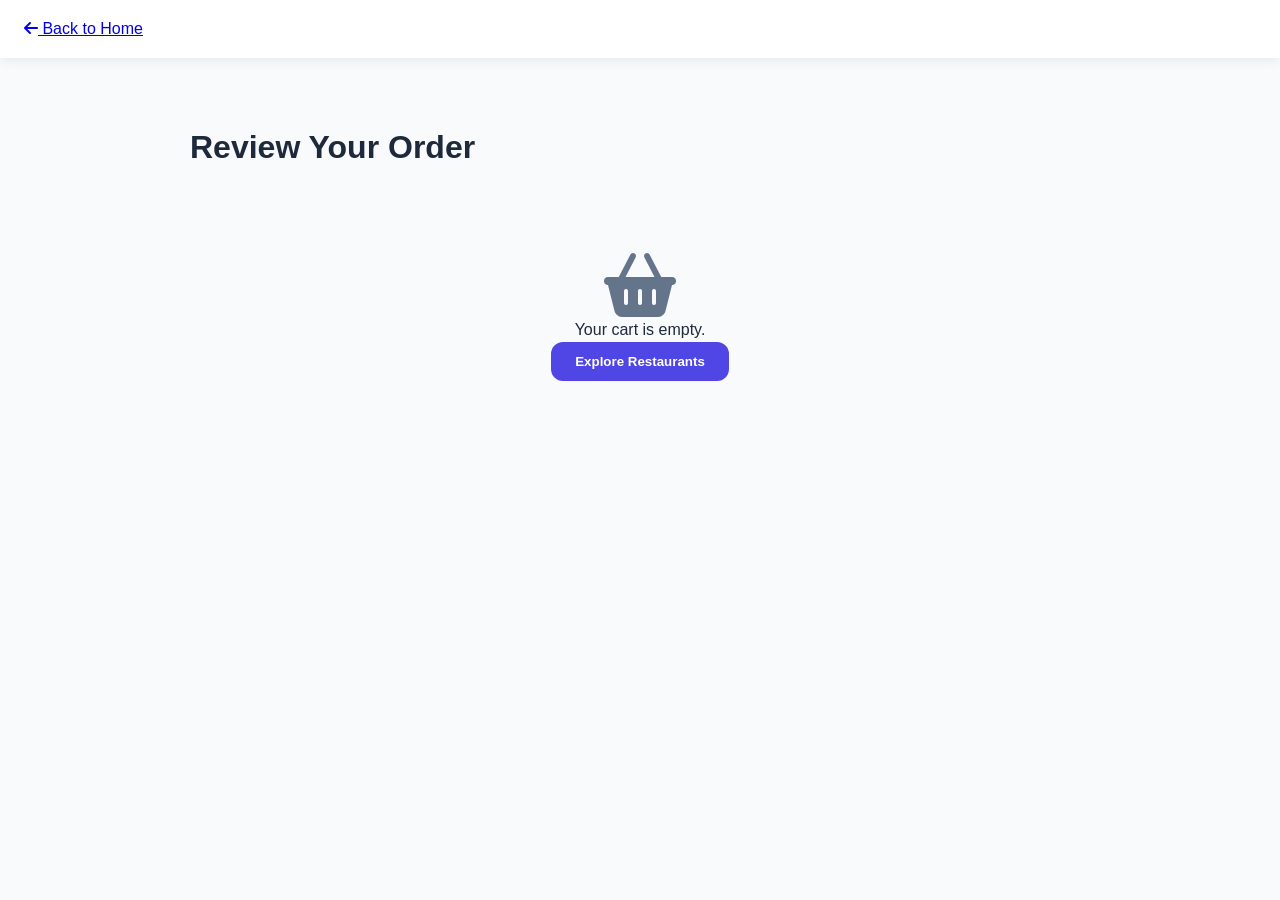
<file: cart.html>
<!DOCTYPE html>
<html lang="en">
<head>
    <meta charset="UTF-8">
    <meta name="viewport" content="width=device-width, initial-scale=1.0">
    <title>Your Cart - FusionBite</title>
    <link rel="stylesheet" href="styles.css">
    <link rel="stylesheet" href="https://cdnjs.cloudflare.com/ajax/libs/font-awesome/6.4.0/css/all.min.css">
    <style>
        .cart-container { padding: 4rem 0; max-width: 900px; margin: 0 auto; }
        .cart-grid { display: grid; grid-template-columns: 1fr 350px; gap: 2rem; }
        .restaurant-group { background: var(--card); border-radius: 16px; padding: 1.5rem; margin-bottom: 1.5rem; box-shadow: 0 4px 12px var(--shadow); }
        .res-title { color: var(--primary); border-bottom: 1px solid var(--border); padding-bottom: 0.5rem; margin-bottom: 1rem; }
        .cart-item { display: flex; align-items: center; gap: 1rem; margin-bottom: 1rem; padding-bottom: 1rem; border-bottom: 1px dashed var(--border); }
        .cart-item img { width: 60px; height: 60px; border-radius: 8px; object-fit: cover; }
        .item-info { flex: 1; }
        .qty-controls { display: flex; align-items: center; gap: 0.75rem; }
        .qty-btn { background: var(--border); border: none; width: 25px; height: 25px; border-radius: 4px; cursor: pointer; }
        .summary-card { background: var(--card); padding: 1.5rem; border-radius: 16px; box-shadow: 0 4px 12px var(--shadow); position: sticky; top: 100px; }
        .summary-line { display: flex; justify-content: space-between; margin-bottom: 0.75rem; }
        .total-line { font-weight: 700; font-size: 1.2rem; border-top: 2px solid var(--border); padding-top: 1rem; margin-top: 1rem; color: var(--primary); }
        .checkout-btn { width: 100%; padding: 1rem; background: var(--primary); color: white; border: none; border-radius: 12px; font-weight: 700; cursor: pointer; margin-top: 1.5rem; }
        .empty-cart { text-align: center; padding: 5rem 0; }
    </style>
</head>
<body>
    <nav class="navbar">
        <div class="container nav-container">
            <a href="index.html" class="logo"><i class="fas fa-arrow-left"></i> Back to Home</a>
        </div>
    </nav>

    <div class="container cart-container">
        <h1>Review Your Order</h1>
        
        <div id="cartContent" class="cart-grid">
            <div id="itemsList"></div>

            <div id="orderSummary" class="summary-card">
                <h3>Order Summary</h3>
                <div id="summaryDetails"></div>
                <button class="checkout-btn" onclick="processCheckout()">Proceed to Checkout</button>
            </div>
        </div>

        <div id="emptyState" class="empty-cart" style="display: none;">
            <i class="fas fa-shopping-basket" style="font-size: 4rem; color: var(--text-muted);"></i>
            <p>Your cart is empty.</p>
            <button class="btn-primary" onclick="window.location.href='index.html'">Explore Restaurants</button>
        </div>
    </div>

    <script src="data.js"></script>
    <script src="auth.js"></script>
    <script src="cart.js"></script>
    <script>
        function renderCart() {
            const groupedItems = window.cart.getItemsByRestaurant();
            const itemsList = document.getElementById('itemsList');
            const summaryDetails = document.getElementById('summaryDetails');
            const cartContent = document.getElementById('cartContent');
            const emptyState = document.getElementById('emptyState');

            if (window.cart.items.length === 0) {
                cartContent.style.display = 'none';
                emptyState.style.display = 'block';
                return;
            }

            // Render Items grouped by Restaurant
            itemsList.innerHTML = Object.keys(groupedItems).map(resId => {
                const group = groupedItems[resId];
                return `
                    <div class="restaurant-group">
                        <h3 class="res-title">${group.restaurantName}</h3>
                        ${group.items.map(item => `
                            <div class="cart-item">
                                <img src="${item.image}" alt="${item.name}">
                                <div class="item-info">
                                    <h4>${item.name}</h4>
                                    <p>₹${item.price}</p>
                                </div>
                                <div class="qty-controls">
                                    <button class="qty-btn" onclick="updateQty(${resId}, ${item.itemId}, -1)">-</button>
                                    <span>${item.quantity}</span>
                                    <button class="qty-btn" onclick="updateQty(${resId}, ${item.itemId}, 1)">+</button>
                                </div>
                            </div>
                        `).join('')}
                    </div>
                `;
            }).join('');

            // Render Summary Totals
            summaryDetails.innerHTML = `
                <div class="summary-line"><span>Subtotal</span> <span>₹${window.cart.getSubtotal()}</span></div>
                <div class="summary-line"><span>Delivery Fee</span> <span>₹${window.cart.getDeliveryFee()}</span></div>
                <div class="summary-line"><span>Taxes (5%)</span> <span>₹${window.cart.getTaxes()}</span></div>
                <div class="total-line"><span>Total</span> <span>₹${window.cart.getTotal()}</span></div>
            `;
        }

        function updateQty(resId, itemId, change) {
            const item = window.cart.items.find(i => i.restaurantId === resId && i.itemId === itemId);
            if (item) {
                window.cart.updateQuantity(resId, itemId, item.quantity + change);
                renderCart();
            }
        }

        function processCheckout() {
    if (!window.auth.isLoggedIn()) {
        window.location.href = 'login.html?redirect=cart.html';
        return;
    }

    const cartItems = window.cart.items;
    if (cartItems.length === 0) return alert("Your cart is empty!");

    // --- NEW LOGIC TO SAVE ORDER ---
    const existingOrders = JSON.parse(localStorage.getItem('fusionbite_orders')) || [];
    const newOrder = {
        id: Math.floor(100000 + Math.random() * 900000),
        date: new Date().toLocaleString(),
        items: [...cartItems],
        total: window.cart.getTotal(),
        status: 'Confirmed'
    };

    existingOrders.unshift(newOrder); // Add to the top of the list
    localStorage.setItem('fusionbite_orders', JSON.stringify(existingOrders));
    // -------------------------------

    alert('Order Placed Successfully!');
    window.cart.clearCart();
    window.location.href = 'orders.html'; // Redirect to orders to see the update
}

        document.addEventListener('DOMContentLoaded', renderCart);
    </script>
</body>
</html>
</file>
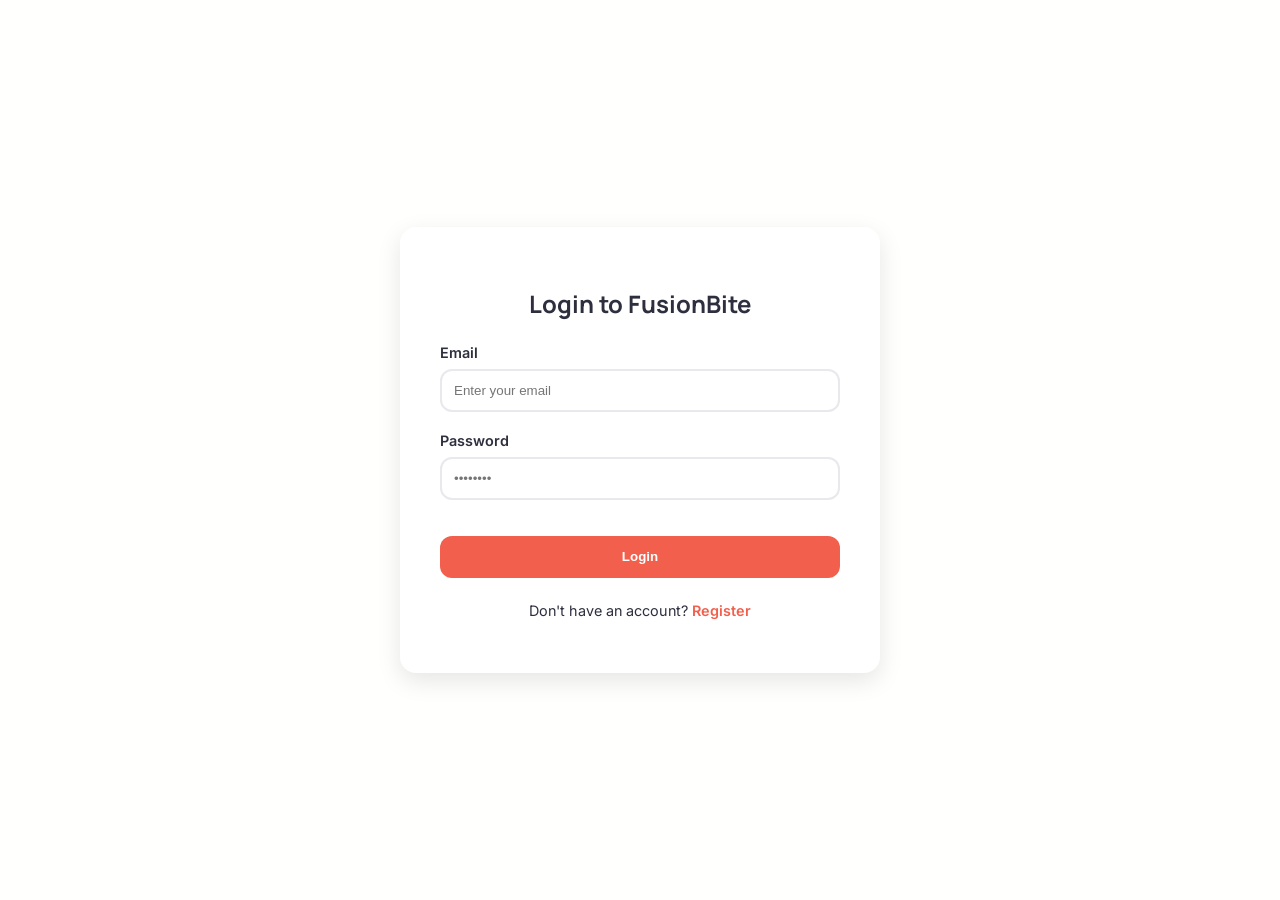
<file: login.html>
<!DOCTYPE html>
<html lang="en">
<head>
    <meta charset="UTF-8">
    <meta name="viewport" content="width=device-width, initial-scale=1.0">
    <title>Login - FusionBite</title>
    <link href="https://fonts.googleapis.com/css2?family=Manrope:wght@700&family=Inter:wght@400;600&display=swap" rel="stylesheet">
    <style>
        :root {
            --primary: #F25F4C;
            --background: #FFFFFE;
            --card: #FFFFFF;
            --text-main: #2E2F3E;
            --border: #E8E8ED;
        }

        body {
            font-family: 'Inter', sans-serif;
            background-color: var(--background);
            color: var(--text-main);
            display: flex;
            justify-content: center;
            align-items: center;
            min-height: 100vh;
            margin: 0;
        }

        .auth-container {
            background: var(--card);
            padding: 2.5rem;
            border-radius: 16px;
            box-shadow: 0 8px 24px rgba(0,0,0,0.1);
            width: 100%;
            max-width: 400px;
        }

        h2 {
            font-family: 'Manrope', sans-serif;
            margin-bottom: 1.5rem;
            text-align: center;
        }

        .form-group {
            margin-bottom: 1.25rem;
        }

        label {
            display: block;
            margin-bottom: 0.5rem;
            font-weight: 600;
            font-size: 0.9rem;
        }

        input {
            width: 100%;
            padding: 0.75rem;
            border: 2px solid var(--border);
            border-radius: 12px;
            box-sizing: border-box;
            outline: none;
            transition: border-color 0.2s;
        }

        input:focus {
            border-color: var(--primary);
        }

        .btn-auth {
            width: 100%;
            padding: 0.85rem;
            background-color: var(--primary);
            color: white;
            border: none;
            border-radius: 12px;
            font-weight: 700;
            cursor: pointer;
            margin-top: 1rem;
        }

        .toggle-text {
            text-align: center;
            margin-top: 1.5rem;
            font-size: 0.9rem;
        }

        .toggle-text span {
            color: var(--primary);
            cursor: pointer;
            font-weight: 600;
        }

        .hidden { display: none; }
    </style>
</head>
<body>

<div class="auth-container">
    <div id="loginSection">
        <h2>Login to FusionBite</h2>
        <form id="loginForm">
            <div class="form-group">
                <label>Email</label>
                <input type="email" id="loginEmail" placeholder="Enter your email" required>
            </div>
            <div class="form-group">
                <label>Password</label>
                <input type="password" id="loginPassword" placeholder="••••••••" required>
            </div>
            <button type="submit" class="btn-auth">Login</button>
        </form>
        <p class="toggle-text">Don't have an account? <span onclick="toggleAuth()">Register</span></p>
    </div>

    <div id="registerSection" class="hidden">
        <h2>Create Account</h2>
        <form id="registerForm">
            <div class="form-group">
                <label>Full Name</label>
                <input type="text" id="regName" placeholder="John Doe" required>
            </div>
            <div class="form-group">
                <label>Email</label>
                <input type="email" id="regEmail" placeholder="email@example.com" required>
            </div>
            <div class="form-group">
                <label>Password</label>
                <input type="password" id="regPassword" placeholder="••••••••" required>
            </div>
            <button type="submit" class="btn-auth">Register</button>
        </form>
        <p class="toggle-text">Already have an account? <span onclick="toggleAuth()">Login</span></p>
    </div>
</div>

<script src="auth.js"></script>
<script>
    const loginSection = document.getElementById('loginSection');
    const registerSection = document.getElementById('registerSection');

    function toggleAuth() {
        loginSection.classList.toggle('hidden');
        registerSection.classList.toggle('hidden');
    }

    // Handle Login
    document.getElementById('loginForm').addEventListener('submit', (e) => {
        e.preventDefault();
        const email = document.getElementById('loginEmail').value;
        const pass = document.getElementById('loginPassword').value;
        
        const result = window.auth.login(email, pass);
        if (result.success) {
            window.location.href = 'index.html'; // Redirect to home
        } else {
            alert(result.message);
        }
    });

    // Handle Registration
    document.getElementById('registerForm').addEventListener('submit', (e) => {
        e.preventDefault();
        const name = document.getElementById('regName').value;
        const email = document.getElementById('regEmail').value;
        const pass = document.getElementById('regPassword').value;

        const result = window.auth.register(email, pass, name);
        if (result.success) {
            alert('Registration Successful!');
            window.location.href = 'index.html';
        } else {
            alert(result.message);
        }
    });
</script>

</body>
</html>
</file>
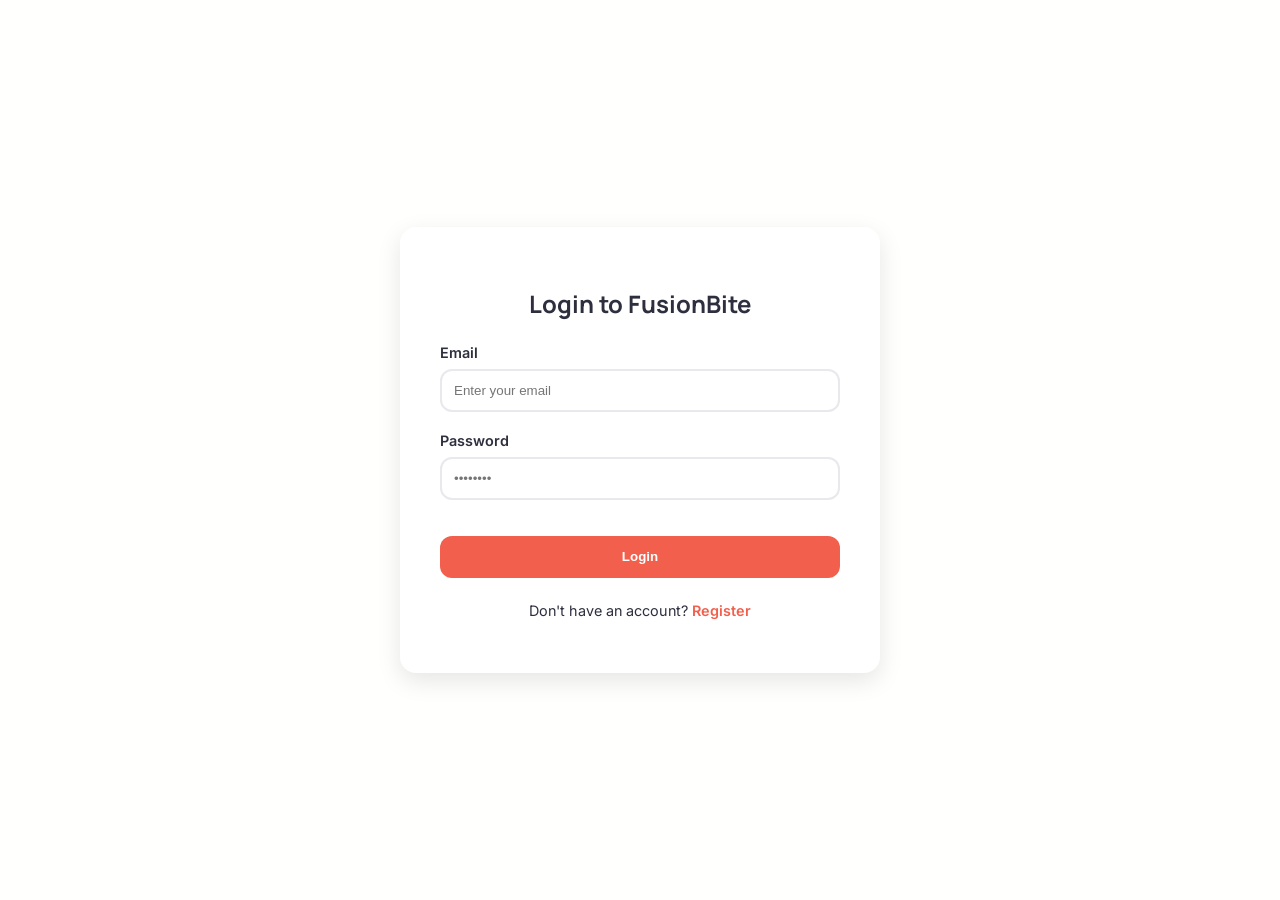
<file: orders.html>
<!DOCTYPE html>
<html lang="en">
<head>
    <meta charset="UTF-8">
    <meta name="viewport" content="width=device-width, initial-scale=1.0">
    <title>Order History - FusionBite</title>
    <link rel="stylesheet" href="https://cdnjs.cloudflare.com/ajax/libs/font-awesome/6.4.0/css/all.min.css">
    <link rel="stylesheet" href="styles.css">
    <style>
        .orders-page { padding: 3rem 0; background: #f9f9f9; min-height: 90vh; }
        .orders-container { max-width: 800px; margin: 0 auto; }
        .order-card { 
            background: white; border-radius: 16px; padding: 1.5rem; 
            margin-bottom: 1.5rem; box-shadow: 0 4px 15px rgba(0,0,0,0.05);
            animation: fadeIn 0.5s ease forwards;
        }
        .order-header { display: flex; justify-content: space-between; border-bottom: 1px solid #eee; padding-bottom: 1rem; margin-bottom: 1rem; }
        .order-id { font-weight: 700; color: #F25F4C; }
        .order-date { font-size: 0.85rem; color: #888; }
        .status-badge { background: #e8f5e9; color: #2e7d32; padding: 4px 12px; border-radius: 20px; font-size: 0.8rem; font-weight: 600; }
        .order-item-row { display: flex; justify-content: space-between; margin-bottom: 0.5rem; color: #444; }
        .order-footer { margin-top: 1rem; padding-top: 1rem; border-top: 1px dashed #ddd; display: flex; justify-content: space-between; align-items: center; }
        .total-amount { font-size: 1.2rem; font-weight: 800; color: #2E2F3E; }
        .empty-orders { text-align: center; padding: 4rem 2rem; background: white; border-radius: 16px; }
        .empty-orders i { font-size: 3rem; color: #ddd; margin-bottom: 1rem; display: block; }
        @keyframes fadeIn { from { opacity: 0; transform: translateY(10px); } to { opacity: 1; transform: translateY(0); } }
    </style>
</head>
<body>
    <nav class="navbar">
        <div class="container nav-container">
            <a href="index.html" class="logo"><i class="fas fa-utensils"></i> FusionBite</a>
            <div class="nav-right">
                <a href="index.html" class="btn-secondary">Home</a>
            </div>
        </div>
    </nav>

    <main class="orders-page">
        <div class="container">
            <h1 style="margin-bottom: 2rem; text-align: center;">Your Orders</h1>
            <div class="orders-container" id="ordersList">
                </div>
        </div>
    </main>

    <script src="auth.js"></script>
    <script src="orders.js"></script>
</body>
</html>
</file>
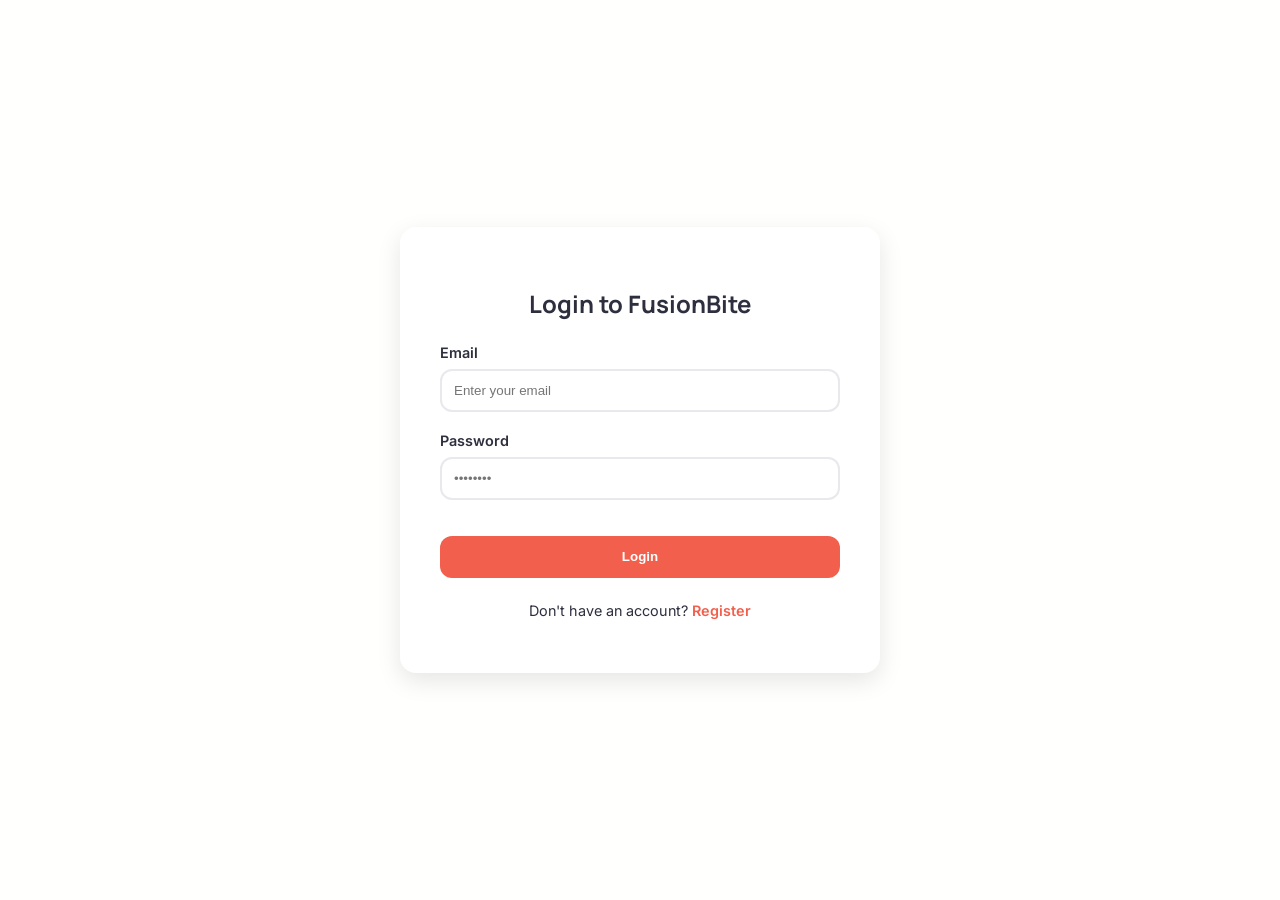
<file: profile.html>
<!DOCTYPE html>
<html lang="en">
<head>
    <meta charset="UTF-8">
    <meta name="viewport" content="width=device-width, initial-scale=1.0">
    <title>User Profile - FusionBite</title>
    <link href="https://fonts.googleapis.com/css2?family=Inter:wght@400;600;700&display=swap" rel="stylesheet">
    <style>
        :root {
            --background: #FFFFFE;
            --card: #FFFFFF;
            --text-main: #2E2F3E;
            --text-muted: #A7A9BE;
            --primary: #F25F4C;
            --border: #E8E8ED;
        }

        body {
            font-family: 'Inter', sans-serif;
            background-color: #F8F9FA;
            display: flex;
            justify-content: center;
            align-items: center;
            height: 100vh;
            margin: 0;
        }

        .profile-card {
            background: var(--card);
            padding: 3rem;
            border-radius: 20px;
            box-shadow: 0 10px 30px rgba(0,0,0,0.05);
            width: 100%;
            max-width: 450px;
            text-align: left;
        }

        h2 { text-align: center; margin-bottom: 2rem; color: var(--text-main); }

        .info-group {
            margin-bottom: 1.5rem;
            border-bottom: 1px solid var(--border);
            padding-bottom: 0.5rem;
        }

        .label {
            display: block;
            font-size: 0.75rem;
            font-weight: 700;
            color: var(--text-muted);
            text-transform: uppercase;
            letter-spacing: 0.5px;
            margin-bottom: 0.25rem;
        }

        .value {
            font-size: 1.1rem;
            color: var(--text-main);
            font-weight: 500;
        }

        .btn-home {
            display: block;
            width: fit-content;
            margin: 2rem auto 0;
            padding: 0.75rem 2rem;
            border: 2px solid var(--border);
            background: transparent;
            border-radius: 12px;
            cursor: pointer;
            font-weight: 600;
            transition: all 0.2s;
        }

        .btn-home:hover { border-color: var(--primary); color: var(--primary); }
    </style>
</head>
<body>

    <div class="profile-card">
        <h2>User Profile</h2>
        <div class="info-group">
            <span class="label">Full Name</span>
            <span class="value" id="userName">---</span>
        </div>
        <div class="info-group">
            <span class="label">Email Address</span>
            <span class="value" id="userEmail">---</span>
        </div>
        <div class="info-group">
            <span class="label">Loyalty Points</span>
            <span class="value">⭐ <span id="userPoints">0</span></span>
        </div>
        <button class="btn-home" onclick="window.location.href='index.html'">Back to Home</button>
    </div>

    <script src="auth.js"></script>
    <script>
        document.addEventListener('DOMContentLoaded', () => {
            // Use the Auth module to get data
            const user = window.auth.getCurrentUser(); 
            
            if (user) {
                document.getElementById('userName').textContent = user.name;
                document.getElementById('userEmail').textContent = user.email;
                document.getElementById('userPoints').textContent = user.loyaltyPoints || 100;
            } else {
                // If not logged in, force to login page
                window.location.href = 'login.html'; 
            }
        });
    </script>
</body>
</html>
</file>
<file: styles.css>
/* Reset & Base Styles */
* {
    margin: 0;
    padding: 0;
    box-sizing: border-box;
}
:root {
    --primary: #4F46E5;
    --primary-foreground: #FFFFFF;

    --secondary: #6366F1;
    --accent: #06B6D4;

    --background: #F8FAFC;

    --text-main: #1E293B;
    --text-muted: #64748B;

    --success: #22C55E;
    --warning: #F59E0B;

    --card: #FFFFFF;

    --border: #E2E8F0;

    --shadow: rgba(15, 23, 42, 0.08);
}
[data-theme="dark"] {

    --background: #0F172A;

    --text-main: #F1F5F9;

    --text-muted: #94A3B8;

    --card: #1E293B;

    --border: #334155;

    --shadow: rgba(0,0,0,0.4);
}
body {
    font-family: 'Inter', sans-serif;
    background-color: var(--background);
    color: var(--text-main);
    line-height: 1.6;
    transition: background-color 0.3s ease, color 0.3s ease;
}

h1, h2, h3, h4, h5, h6 {
    font-family: 'Manrope', sans-serif;
    font-weight: 700;
}

.container {
    max-width: 1280px;
    margin: 0 auto;
    padding: 0 1.5rem;
}

/* Navigation */
.navbar {
    background-color: var(--card);
    box-shadow: 0 2px 12px var(--shadow);
    position: sticky;
    top: 0;
    z-index: 40;
    transition: background-color 0.3s ease;
}

.nav-container {
    display: flex;
    align-items: center;
    justify-content: space-between;
    padding: 1rem 1.5rem;
    gap: 2rem;
}

.nav-left .logo {
    display: flex;
    align-items: center;
    gap: 0.5rem;
    font-size: 1.5rem;
    font-weight: 700;
    color: var(--primary);
    text-decoration: none;
    transition: transform 0.2s ease;
}

.logo:hover {
    transform: scale(1.05);
}

.nav-center {
    flex: 1;
    max-width: 600px;
}

.search-bar {
    display: flex;
    align-items: center;
    background-color: var(--background);
    border: 2px solid var(--border);
    border-radius: 12px;
    padding: 0.75rem 1rem;
    gap: 0.75rem;
    transition: border-color 0.3s ease;
}

.search-bar:focus-within {
    border-color: var(--primary);
}

.search-bar i {
    color: var(--text-muted);
}

.search-bar input {
    flex: 1;
    border: none;
    outline: none;
    background: transparent;
    color: var(--text-main);
    font-size: 0.95rem;
}

.nav-right {
    display: flex;
    align-items: center;
    gap: 1rem;
}

.theme-toggle {
    background: transparent;
    border: none;
    color: var(--text-main);
    font-size: 1.25rem;
    cursor: pointer;
    padding: 0.5rem;
    border-radius: 8px;
    transition: background-color 0.2s ease, transform 0.2s ease;
}

.theme-toggle:hover {
    background-color: var(--background);
    transform: scale(1.1);
}

.btn-primary,
.btn-secondary {
    padding: 0.75rem 1.5rem;
    border-radius: 12px;
    border: none;
    font-weight: 600;
    cursor: pointer;
    transition: transform 0.2s ease, box-shadow 0.2s ease;
}

.btn-primary {
    background-color: var(--primary);
    color: var(--primary-foreground);
}

.btn-primary:hover {
    transform: translateY(-2px);
    box-shadow: 0 8px 20px rgba(242, 95, 76, 0.3);
}

.btn-secondary {
    background-color: var(--background);
    color: var(--text-main);
    border: 2px solid var(--border);
}

.btn-secondary:hover {
    border-color: var(--primary);
    transform: translateY(-2px);
}

.btn-large {
    padding: 1rem 2rem;
    font-size: 1.1rem;
}

.cart-btn {
    position: relative;
    background-color: var(--primary);
    color: white;
    border: none;
    padding: 0.75rem 1.25rem;
    border-radius: 12px;
    cursor: pointer;
    font-size: 1.1rem;
    transition: transform 0.2s ease, box-shadow 0.2s ease;
}

.cart-btn:hover {
    transform: translateY(-2px);
    box-shadow: 0 8px 20px rgba(242, 95, 76, 0.3);
}

.cart-count {
    position: absolute;
    top: -8px;
    right: -8px;
    background-color: var(--accent);
    color: white;
    border-radius: 50%;
    width: 24px;
    height: 24px;
    display: flex;
    align-items: center;
    justify-content: center;
    font-size: 0.75rem;
    font-weight: 700;
}

.user-dropdown {
    position: relative;
}

.user-avatar {
    background: transparent;
    border: none;
    color: var(--text-main);
    font-size: 2rem;
    cursor: pointer;
    transition: color 0.2s ease;
}

.user-avatar:hover {
    color: var(--primary);
}

.dropdown-menu {
    position: absolute;
    top: calc(100% + 1rem);
    right: 0;
    background-color: var(--card);
    border-radius: 12px;
    box-shadow: 0 8px 24px var(--shadow);
    min-width: 200px;
    padding: 0.5rem;
    display: none;
}

.dropdown-menu.show {
    display: block;
}

.dropdown-menu a {
    display: flex;
    align-items: center;
    gap: 0.75rem;
    padding: 0.75rem 1rem;
    color: var(--text-main);
    text-decoration: none;
    border-radius: 8px;
    transition: background-color 0.2s ease;
}

.dropdown-menu a:hover {
    background-color: var(--background);
}

/* Hero Section */
.hero {
    background: linear-gradient(135deg, rgba(242, 95, 76, 0.1) 0%, rgba(229, 49, 112, 0.1) 100%);
    padding: 4rem 0;
    text-align: center;
}

.hero-content {
    max-width: 800px;
    margin: 0 auto 3rem;
    padding: 0 1.5rem;
}

.hero-title {
    font-size: clamp(2rem, 5vw, 3.5rem);
    margin-bottom: 1.5rem;
    line-height: 1.2;
}

.hero-title .highlight {
    color: var(--primary);
    position: relative;
}

.hero-subtitle {
    font-size: 1.25rem;
    color: var(--text-muted);
    margin-bottom: 2rem;
}

.hero-stats {
    display: grid;
    grid-template-columns: repeat(auto-fit, minmax(150px, 1fr));
    gap: 2rem;
    max-width: 800px;
    margin: 0 auto;
    padding: 0 1.5rem;
}

.stat-card {
    background-color: var(--card);
    padding: 1.5rem;
    border-radius: 16px;
    box-shadow: 0 4px 12px var(--shadow);
    transition: transform 0.3s ease;
}

.stat-card:hover {
    transform: translateY(-4px);
}

.stat-card h3 {
    font-size: 2.5rem;
    color: var(--primary);
    margin-bottom: 0.5rem;
}

.stat-card p {
    color: var(--text-muted);
    font-size: 1rem;
}

/* Filters Section */
.filters-section {
    padding: 2rem 0;
    border-bottom: 1px solid var(--border);
}

.filters-section .container {
    display: flex;
    justify-content: space-between;
    align-items: center;
    gap: 2rem;
    flex-wrap: wrap;
}

.filters {
    display: flex;
    gap: 1rem;
    flex-wrap: wrap;
    flex: 1;
}

.filter-chip {
    padding: 0.65rem 1.25rem;
    border-radius: 24px;
    border: 2px solid var(--border);
    background-color: var(--card);
    color: var(--text-main);
    cursor: pointer;
    font-weight: 500;
    display: flex;
    align-items: center;
    gap: 0.5rem;
    transition: all 0.2s ease;
}

.filter-chip:hover {
    border-color: var(--primary);
    transform: translateY(-2px);
}

.filter-chip.active {
    background-color: var(--primary);
    color: white;
    border-color: var(--primary);
}

.sort-options select {
    padding: 0.65rem 1rem;
    border-radius: 12px;
    border: 2px solid var(--border);
    background-color: var(--card);
    color: var(--text-main);
    cursor: pointer;
    font-weight: 500;
    transition: border-color 0.2s ease;
}

.sort-options select:focus {
    outline: none;
    border-color: var(--primary);
}

/* Restaurants Section */
.restaurants-section {
    padding: 4rem 0;
}

.section-title {
    font-size: 2rem;
    margin-bottom: 2rem;
}

.restaurants-grid {
    display: grid;
    grid-template-columns: repeat(auto-fill, minmax(300px, 1fr));
    gap: 2rem;
}

.restaurant-card {
    background-color: var(--card);
    border-radius: 16px;
    overflow: hidden;
    box-shadow: 0 4px 12px var(--shadow);
    cursor: pointer;
    transition: transform 0.3s ease, box-shadow 0.3s ease;
}

.restaurant-card:hover {
    transform: translateY(-8px);
    box-shadow: 0 12px 28px var(--shadow);
}

.restaurant-image {
    position: relative;
    width: 100%;
    height: 200px;
    overflow: hidden;
}

.restaurant-image img {
    width: 100%;
    height: 100%;
    object-fit: cover;
    transition: transform 0.5s ease;
}

.restaurant-card:hover .restaurant-image img {
    transform: scale(1.1);
}

.restaurant-badge {
    position: absolute;
    top: 12px;
    right: 12px;
    background-color: white;
    color: var(--text-main);
    padding: 0.35rem 0.75rem;
    border-radius: 20px;
    font-weight: 600;
    font-size: 0.85rem;
    display: flex;
    align-items: center;
    gap: 0.25rem;
    box-shadow: 0 2px 8px rgba(0, 0, 0, 0.1);
}

.restaurant-badge i {
    color: var(--warning);
}

.restaurant-info {
    padding: 1.25rem;
}

.restaurant-name {
    font-size: 1.25rem;
    margin-bottom: 0.5rem;
}

.restaurant-cuisine {
    color: var(--text-muted);
    font-size: 0.9rem;
    margin-bottom: 0.75rem;
}

.restaurant-meta {
    display: flex;
    justify-content: space-between;
    align-items: center;
    padding-top: 0.75rem;
    border-top: 1px solid var(--border);
}

.meta-item {
    display: flex;
    align-items: center;
    gap: 0.35rem;
    font-size: 0.9rem;
    color: var(--text-muted);
}

.meta-item i {
    color: var(--primary);
}

/* Floating Cart */
.floating-cart {
    position: fixed;
    bottom: 2rem;
    right: 2rem;
    z-index: 50;
}

.floating-cart-btn {
    background-color: var(--primary);
    color: white;
    border: none;
    padding: 1rem 1.5rem;
    border-radius: 50px;
    font-weight: 600;
    cursor: pointer;
    display: flex;
    align-items: center;
    gap: 0.75rem;
    box-shadow: 0 8px 24px rgba(242, 95, 76, 0.4);
    transition: transform 0.2s ease, box-shadow 0.2s ease;
}

.floating-cart-btn:hover {
    transform: scale(1.05);
    box-shadow: 0 12px 32px rgba(242, 95, 76, 0.5);
}

.cart-total {
    font-weight: 700;
    font-size: 1.1rem;
}

/* Footer */
.footer {
    background-color: var(--card);
    border-top: 1px solid var(--border);
    padding: 3rem 0 1rem;
    margin-top: 4rem;
}

.footer-content {
    display: grid;
    grid-template-columns: repeat(auto-fit, minmax(200px, 1fr));
    gap: 2rem;
    margin-bottom: 2rem;
}

.footer-section h3,
.footer-section h4 {
    margin-bottom: 1rem;
    color: var(--primary);
}

.footer-section a {
    display: block;
    color: var(--text-muted);
    text-decoration: none;
    margin-bottom: 0.5rem;
    transition: color 0.2s ease;
}

.footer-section a:hover {
    color: var(--primary);
}

.footer-bottom {
    text-align: center;
    padding-top: 2rem;
    border-top: 1px solid var(--border);
    color: var(--text-muted);
}

/* Responsive */
@media (max-width: 768px) {
    .nav-container {
        flex-wrap: wrap;
    }
    
    .nav-center {
        order: 3;
        width: 100%;
        max-width: 100%;
        margin-top: 1rem;
    }
    
    .hero-title {
        font-size: 2rem;
    }
    
    .restaurants-grid {
        grid-template-columns: 1fr;
    }
    
    .filters {
        overflow-x: auto;
        flex-wrap: nowrap;
        padding-bottom: 0.5rem;
    }
}

/* Animations */
@keyframes fadeIn {
    from {
        opacity: 0;
        transform: translateY(20px);
    }
    to {
        opacity: 1;
        transform: translateY(0);
    }
}

.restaurant-card {
    animation: fadeIn 0.5s ease forwards;
}

/* Loading State */
.loading {
    text-align: center;
    padding: 4rem 0;
    color: var(--text-muted);
}

.loading i {
    font-size: 3rem;
    animation: spin 1s linear infinite;
}

@keyframes spin {
    to {
        transform: rotate(360deg);
    }
}
</file>
